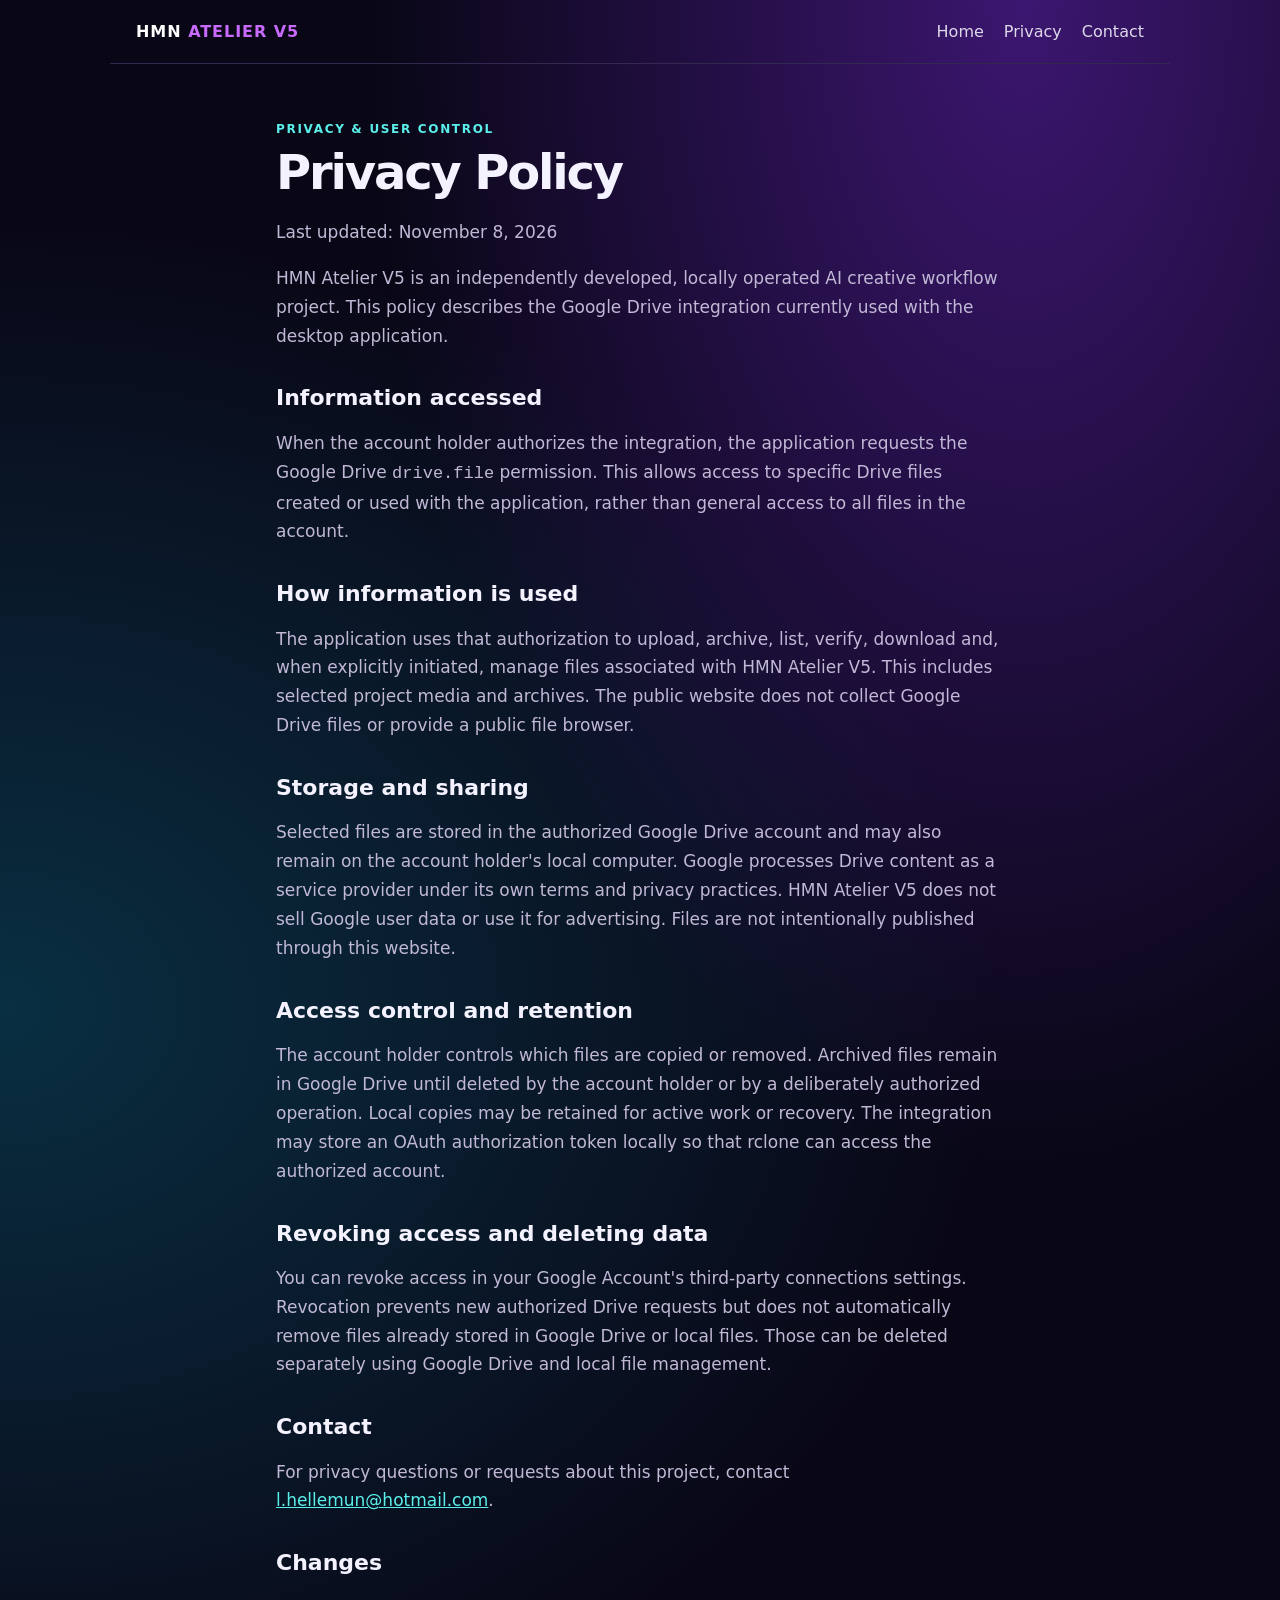
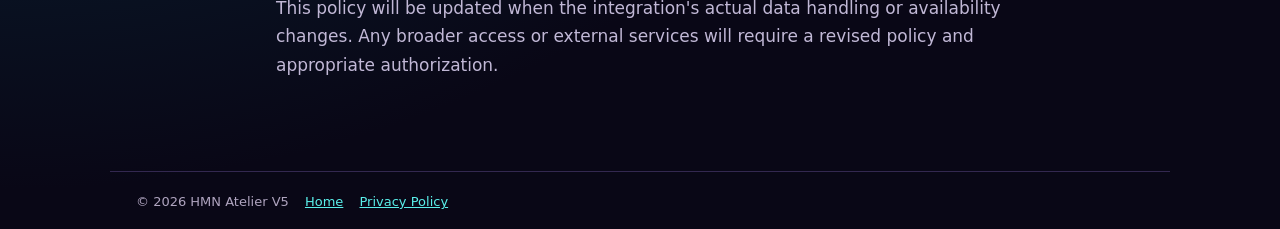
<file: privacy.html>
<!doctype html><html lang="en"><head><meta charset="utf-8"><meta name="viewport" content="width=device-width,initial-scale=1"><title>Privacy Policy | HMN Atelier V5</title><link rel="stylesheet" href="style.css"></head><body><header><a class="brand" href="./">HMN <span>ATELIER V5</span></a><nav><a href="./">Home</a><a href="privacy.html">Privacy</a><a href="mailto:l.hellemun@hotmail.com">Contact</a></nav></header><main class="content"><div class="eyebrow">Privacy & user control</div><h1>Privacy Policy</h1><p>Last updated: November 8, 2026</p><p>HMN Atelier V5 is an independently developed, locally operated AI creative workflow project. This policy describes the Google Drive integration currently used with the desktop application.</p><h2>Information accessed</h2><p>When the account holder authorizes the integration, the application requests the Google Drive <code>drive.file</code> permission. This allows access to specific Drive files created or used with the application, rather than general access to all files in the account.</p><h2>How information is used</h2><p>The application uses that authorization to upload, archive, list, verify, download and, when explicitly initiated, manage files associated with HMN Atelier V5. This includes selected project media and archives. The public website does not collect Google Drive files or provide a public file browser.</p><h2>Storage and sharing</h2><p>Selected files are stored in the authorized Google Drive account and may also remain on the account holder's local computer. Google processes Drive content as a service provider under its own terms and privacy practices. HMN Atelier V5 does not sell Google user data or use it for advertising. Files are not intentionally published through this website.</p><h2>Access control and retention</h2><p>The account holder controls which files are copied or removed. Archived files remain in Google Drive until deleted by the account holder or by a deliberately authorized operation. Local copies may be retained for active work or recovery. The integration may store an OAuth authorization token locally so that rclone can access the authorized account.</p><h2>Revoking access and deleting data</h2><p>You can revoke access in your Google Account's third-party connections settings. Revocation prevents new authorized Drive requests but does not automatically remove files already stored in Google Drive or local files. Those can be deleted separately using Google Drive and local file management.</p><h2>Contact</h2><p>For privacy questions or requests about this project, contact <a href="mailto:l.hellemun@hotmail.com">l.hellemun@hotmail.com</a>.</p><h2>Changes</h2><p>This policy will be updated when the integration's actual data handling or availability changes. Any broader access or external services will require a revised policy and appropriate authorization.</p></main><footer>© 2026 HMN Atelier V5 <a href="./">Home</a> <a href="privacy.html">Privacy Policy</a></footer></body></html>
</file>
<file: style.css>
:root{color-scheme:dark;--bg:#090716;--panel:#16102e;--text:#f5f2ff;--dim:#c1b8d6;--aqua:#5aefea;--line:#332850}*{box-sizing:border-box}body{margin:0;font-family:system-ui,-apple-system,Segoe UI,sans-serif;background:radial-gradient(ellipse at 80% 0%,#3c1670 0,transparent 45%),radial-gradient(ellipse at 0 55%,#092f42,transparent 55%),var(--bg);color:var(--text);min-height:100vh}a{color:var(--aqua)}header,main,footer{max-width:1060px;margin:auto;padding:22px 26px}header{display:flex;justify-content:space-between;align-items:center;border-bottom:1px solid var(--line)}.brand{font-weight:900;letter-spacing:.06em;color:white;text-decoration:none}.brand span{color:#c96aff}nav a{margin-left:20px;color:#ded8eb;text-decoration:none}nav a:hover{color:var(--aqua)}main{padding-top:58px;padding-bottom:74px}.hero{display:grid;grid-template-columns:1fr 340px;align-items:center;gap:30px}.eyebrow{color:var(--aqua);font-weight:700;letter-spacing:.14em;font-size:12px;text-transform:uppercase}h1{font-size:clamp(42px,6vw,76px);line-height:1.04;margin:12px 0 20px;letter-spacing:-.045em}h1 span{background:linear-gradient(90deg,#c36afa,#5ce8ed,#ffc06f);-webkit-background-clip:text;background-clip:text;color:transparent}p{color:var(--dim);font-size:17px;line-height:1.7}.hero img{width:100%;filter:drop-shadow(0 18px 30px #0008)}.cards{display:grid;grid-template-columns:repeat(3,1fr);gap:16px;margin-top:48px}.card{border:1px solid var(--line);background:#16102ed9;border-radius:18px;padding:23px}.card h2{font-size:19px}.card p{font-size:15px}.pill{display:inline-block;padding:10px 14px;border:1px solid #5f4c82;border-radius:999px;color:#e7ddf6;font-size:14px;margin-top:12px}.content{max-width:780px}.content h1{font-size:48px}.content h2{margin-top:35px;font-size:22px}.content li{line-height:1.7;color:var(--dim);margin-bottom:9px}footer{border-top:1px solid var(--line);color:#afa4bf;font-size:13px}footer a{margin-left:12px}@media(max-width:700px){.hero{grid-template-columns:1fr}.hero img{max-width:290px;margin:auto}.cards{grid-template-columns:1fr}header{display:block}nav{margin-top:12px}nav a{margin:0 16px 0 0}main{padding-top:36px}}
</file>
